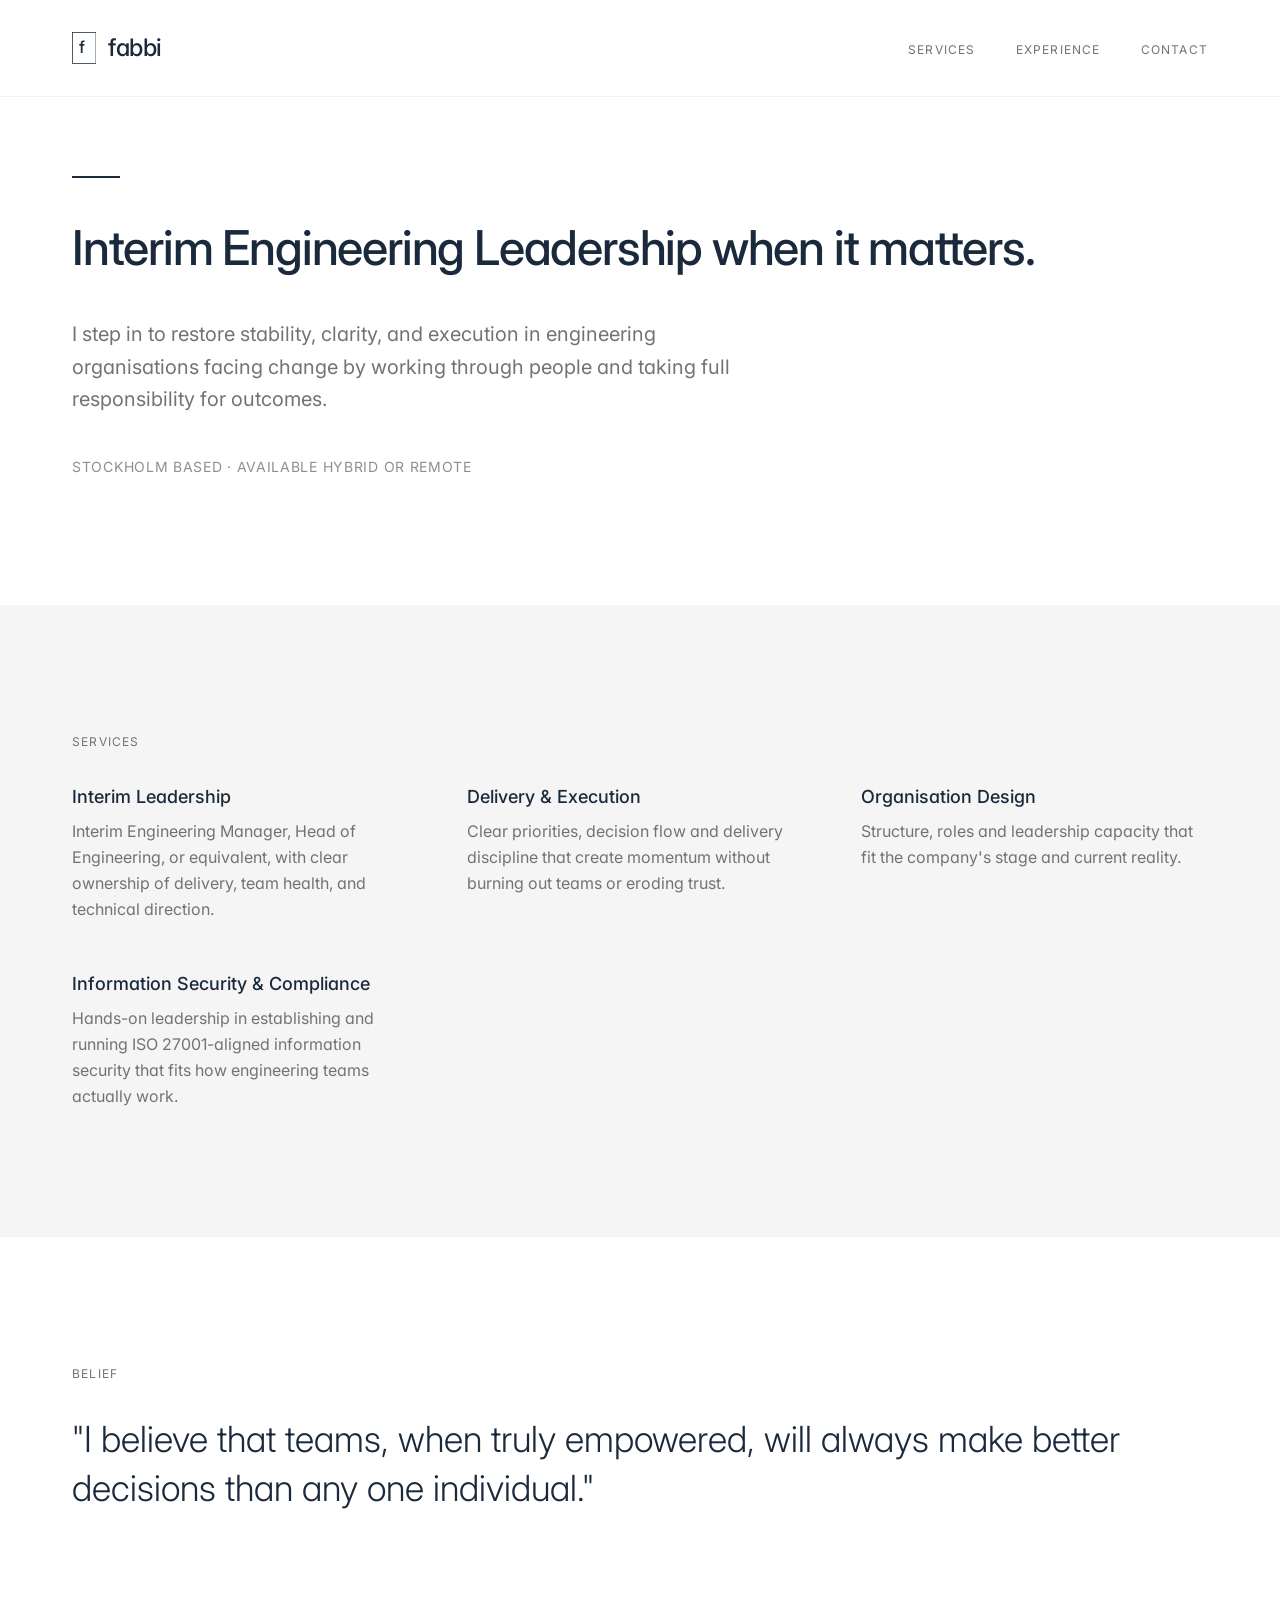
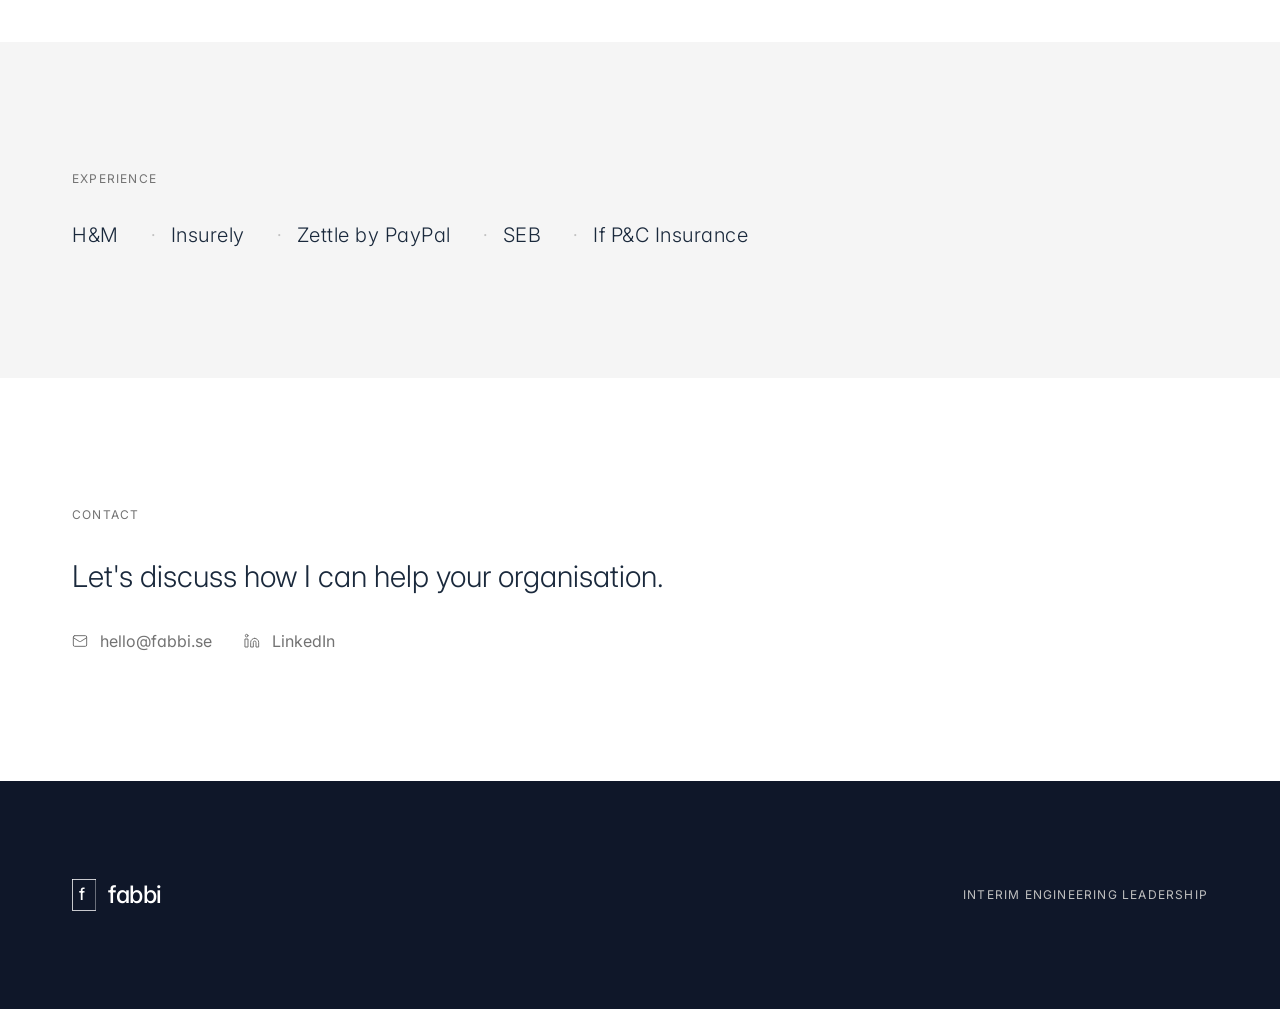
<file: index.html>
<!doctype html>
<html lang="en">
<head>
  <meta charset="UTF-8" />
  <meta name="viewport" content="width=device-width, initial-scale=1.0" />
  <title>fabbi - Interim Engineering Leadership</title>
  <meta name="description" content="Interim engineering leadership when it matters. I step in as an interim engineering leader to restore stability, clarity and execution in organisations facing change. Stockholm based." />
  <meta name="author" content="fabbi" />
  <meta name="keywords" content="interim engineering leadership, interim CTO, interim head of engineering, engineering manager, Stockholm, Sweden" />
  <meta name="robots" content="index, follow" />
  <link rel="canonical" href="https://fabbi.se/" />

  <!-- Open Graph -->
  <meta property="og:title" content="fabbi - Interim Engineering Leadership" />
  <meta property="og:description" content="Interim engineering leadership when it matters. I step in as an interim engineering leader to restore stability, clarity and execution in organisations facing change." />
  <meta property="og:type" content="website" />
  <meta property="og:url" content="https://fabbi.se/" />
  <meta property="og:image" content="https://fabbi.se/apple-touch-icon.png" />

  <meta name="twitter:card" content="summary" />
  <meta name="twitter:title" content="fabbi - Interim Engineering Leadership" />
  <meta name="twitter:description" content="Interim engineering leadership when it matters. Stockholm based." />
  <meta name="twitter:image" content="https://fabbi.se/apple-touch-icon.png" />

  <script type="application/ld+json">
  {
    "@context": "https://schema.org",
    "@type": "ProfessionalService",
    "name": "fabbi",
    "description": "Interim engineering leadership when it matters. I step in as an interim engineering leader to restore stability, clarity and execution in organisations facing change.",
    "url": "https://fabbi.se/",
    "logo": "https://fabbi.se/apple-touch-icon.png",
    "image": "https://fabbi.se/apple-touch-icon.png",
    "address": { "@type": "PostalAddress", "addressLocality": "Stockholm", "addressCountry": "SE" },
    "areaServed": { "@type": "Country", "name": "Sweden" },
    "serviceType": ["Interim CTO", "Interim Head of Engineering", "Engineering Leadership"],
    "knowsAbout": ["Engineering Leadership", "Software Development", "Team Building", "Technical Strategy"]
  }
  </script>

  <!-- Favicons -->
 <!-- Favicons -->
<link rel="icon" href="/favicon.ico" sizes="any" />
<link rel="icon" type="image/svg+xml" href="/favicon.svg" />
<link rel="icon" type="image/png" sizes="16x16" href="/favicon-16x16.png" />
<link rel="icon" type="image/png" sizes="32x32" href="/favicon-32x32.png" />
<link rel="icon" type="image/png" sizes="48x48" href="/favicon-48x48.png" />
<link rel="icon" type="image/png" sizes="96x96" href="/favicon-96x96.png" />
<link rel="icon" type="image/png" sizes="192x192" href="/favicon-192x192.png" />
<link rel="apple-touch-icon" sizes="180x180" href="/apple-touch-icon.png" />
<link rel="manifest" href="/site.webmanifest" />
<meta name="theme-color" content="#1F2438" />
<meta name="apple-mobile-web-app-title" content="fabbi" />
<meta name="application-name" content="fabbi" />

  <link rel="preconnect" href="https://fonts.googleapis.com" />
  <link rel="preconnect" href="https://fonts.gstatic.com" crossorigin />
  <link href="https://fonts.googleapis.com/css2?family=Inter:wght@300;400;500;600&display=swap" rel="stylesheet" />

  <link rel="stylesheet" href="style.css" />

  <!-- Google Analytics -->
  <script async src="https://www.googletagmanager.com/gtag/js?id=G-XXXXXXXXXX"></script>
  <script>
    window.dataLayer = window.dataLayer || [];
    function gtag(){dataLayer.push(arguments);}
    gtag('js', new Date());
    gtag('config', 'G-XXXXXXXXXX');
  </script>
</head>
<body>

  <!-- ── Nav ──────────────────────────────────────────────────── -->
  <nav class="nav">
    <div class="container nav-inner">
      <a href="/" class="nav-logo">
        <svg viewBox="0 0 32 42" style="height:2rem;width:auto" fill="none" xmlns="http://www.w3.org/2000/svg">
          <rect x="0.5" y="0.5" width="31" height="41" stroke="currentColor" stroke-width="1"/>
          <text x="13" y="28" text-anchor="middle" font-size="22" font-family="Inter, sans-serif" font-weight="500" fill="currentColor">f</text>
        </svg>
        <span class="nav-logo-text">fabbi</span>
      </a>

      <!-- Mobile: only show Contact -->
      <a href="#contact" class="nav-contact-mobile">Contact</a>

      <!-- Desktop nav -->
      <ul class="nav-links">
        <li><a href="#services">Services</a></li>
        <li><a href="#experience">Experience</a></li>
        <li><a href="#contact">Contact</a></li>
      </ul>
    </div>
  </nav>

  <main>

    <!-- ── Hero ─────────────────────────────────────────────────── -->
    <section class="hero">
      <div class="container">
        <div class="hero-rule animate-fade-in"></div>
        <h1 class="animate-fade-in">Interim Engineering Leadership when it matters.</h1>
        <p class="hero-desc animate-fade-in">I step in to restore stability, clarity, and execution in engineering organisations facing change by working through people and taking full responsibility for outcomes.</p>
        <p class="hero-meta animate-fade-in">Stockholm based · Available hybrid or remote</p>
      </div>
    </section>

    <!-- ── Services ──────────────────────────────────────────────── -->
    <section id="services" class="services">
      <div class="container">
        <p class="section-label">Services</p>
        <div class="services-grid">
          <div>
            <p class="service-title">Interim Leadership</p>
            <p class="service-desc">Interim Engineering Manager, Head of Engineering, or equivalent, with clear ownership of delivery, team health, and technical direction.</p>
          </div>
          <div>
            <p class="service-title">Delivery &amp; Execution</p>
            <p class="service-desc">Clear priorities, decision flow and delivery discipline that create momentum without burning out teams or eroding trust.</p>
          </div>
          <div>
            <p class="service-title">Organisation Design</p>
            <p class="service-desc">Structure, roles and leadership capacity that fit the company's stage and current reality.</p>
          </div>
          <div>
            <p class="service-title">Information Security &amp; Compliance</p>
            <p class="service-desc">Hands-on leadership in establishing and running ISO 27001-aligned information security that fits how engineering teams actually work.</p>
          </div>
        </div>
      </div>
    </section>

    <!-- ── Belief ─────────────────────────────────────────────────── -->
    <section class="belief">
      <div class="container">
        <p class="section-label">Belief</p>
        <p class="belief-quote">"I believe that teams, when truly empowered, will always make better decisions than any one individual."</p>
      </div>
    </section>

    <!-- ── Experience ─────────────────────────────────────────────── -->
    <section id="experience" class="experience">
      <div class="container">
        <p class="section-label">Experience</p>
        <div class="company-list">
          <span class="company-name">H&amp;M</span>
          <span class="company-sep">·</span>
          <span class="company-name">Insurely</span>
          <span class="company-sep">·</span>
          <span class="company-name">Zettle by PayPal</span>
          <span class="company-sep">·</span>
          <span class="company-name">SEB</span>
          <span class="company-sep">·</span>
          <span class="company-name">If P&amp;C Insurance</span>
        </div>
      </div>
    </section>

    <!-- ── Contact ────────────────────────────────────────────────── -->
    <section id="contact" class="contact">
      <div class="container">
        <p class="section-label">Contact</p>
        <p class="contact-title">Let's discuss how I can help your organisation.</p>
        <div class="contact-links">
          <a href="mailto:hello@fabbi.se" class="contact-link">
            <!-- Mail icon (lucide) -->
            <svg xmlns="http://www.w3.org/2000/svg" width="16" height="16" viewBox="0 0 24 24" fill="none" stroke="currentColor" stroke-width="1.5" stroke-linecap="round" stroke-linejoin="round">
              <rect width="20" height="16" x="2" y="4" rx="2"/>
              <path d="m22 7-8.97 5.7a1.94 1.94 0 0 1-2.06 0L2 7"/>
            </svg>
            <span>hello@fabbi.se</span>
          </a>
          <a href="https://www.linkedin.com/in/faridbenhajji/" target="_blank" rel="noopener" class="contact-link">
            <!-- LinkedIn icon -->
            <svg xmlns="http://www.w3.org/2000/svg" width="16" height="16" viewBox="0 0 24 24" fill="none" stroke="currentColor" stroke-width="1.5" stroke-linecap="round" stroke-linejoin="round">
              <path d="M16 8a6 6 0 0 1 6 6v7h-4v-7a2 2 0 0 0-2-2 2 2 0 0 0-2 2v7h-4v-7a6 6 0 0 1 6-6z"/>
              <rect width="4" height="12" x="2" y="9"/>
              <circle cx="4" cy="4" r="2"/>
            </svg>
            <span>LinkedIn</span>
          </a>
        </div>
      </div>
    </section>

  </main>

  <!-- ── Footer ─────────────────────────────────────────────────── -->
  <footer>
    <div class="container footer-inner">
      <div class="footer-logo">
        <svg viewBox="0 0 32 42" style="height:2rem;width:auto;color:#ffffff" fill="none" xmlns="http://www.w3.org/2000/svg">
          <rect x="0.5" y="0.5" width="31" height="41" stroke="currentColor" stroke-width="1"/>
          <text x="13" y="28" text-anchor="middle" font-size="22" font-family="Inter, sans-serif" font-weight="500" fill="currentColor">f</text>
        </svg>
        <span class="footer-logo-text">fabbi</span>
      </div>
      <p class="footer-copy">Interim Engineering Leadership</p>
    </div>
  </footer>

</body>
</html>
</file>
<file: style.css>
/* ── Reset & base ───────────────────────────────────────────── */
*, *::before, *::after {
  box-sizing: border-box;
  margin: 0;
  padding: 0;
  border-width: 0;
  border-style: solid;
}

:root {
  --background:        hsl(0 0% 100%);
  --foreground:        hsl(215 39% 17%);
  --secondary:         hsl(0 0% 96%);
  --muted-foreground:  hsl(0 0% 45%);
  --border:            hsl(0 0% 90%);
  --footer:            hsl(222 47% 11%);
  --footer-foreground: hsl(0 0% 75%);
  --primary:           hsl(215 39% 17%);
  --radius:            0.25rem;
}

html {
  font-family: Inter, system-ui, -apple-system, BlinkMacSystemFont, 'Segoe UI', Roboto, sans-serif;
  font-feature-settings: "cv02","cv03","cv04","cv11";
  line-height: 1.5;
  -webkit-text-size-adjust: 100%;
  -webkit-tap-highlight-color: transparent;
  scroll-behavior: smooth;
}

body {
  background-color: var(--background);
  color: var(--foreground);
  -webkit-font-smoothing: antialiased;
  -moz-osx-font-smoothing: grayscale;
  min-height: 100vh;
  line-height: inherit;
}

::selection {
  background-color: #43a39933;
}

a { color: inherit; text-decoration: inherit; }
img, svg { display: block; vertical-align: middle; }

/* ── Container ──────────────────────────────────────────────── */
.container {
  width: 100%;
  margin-right: auto;
  margin-left: auto;
  padding-right: 1.5rem;  /* px-6 */
  padding-left:  1.5rem;
}

@media (min-width: 1024px) {
  .container {
    padding-right: 2rem;  /* lg:px-8 */
    padding-left:  2rem;
  }
}

@media (min-width: 1200px) {
  .container { max-width: 1200px; }
}

/* ── Fade-in animation ──────────────────────────────────────── */
@keyframes fade-in {
  from { opacity: 0; transform: translateY(10px); }
  to   { opacity: 1; transform: translateY(0); }
}

.animate-fade-in {
  animation: fade-in 0.6s ease-out forwards;
}

/* ── Nav ────────────────────────────────────────────────────── */
.nav {
  position: fixed;
  top: 0; left: 0; right: 0;
  z-index: 50;
  background-color: hsl(0 0% 100% / 0.95);
  backdrop-filter: blur(4px);
  -webkit-backdrop-filter: blur(4px);
  border-bottom: 1px solid hsl(0 0% 90% / 0.5);
}

.nav-inner {
  display: flex;
  align-items: center;
  justify-content: space-between;
  height: 5rem; /* h-20 */
}

@media (min-width: 768px) {
  .nav-inner { height: 6rem; } /* md:h-24 */
}

.nav-logo {
  display: flex;
  align-items: center;
  gap: 0.75rem; /* gap-3 */
  opacity: 1;
  transition: opacity 0.3s;
}
.nav-logo:hover { opacity: 0.7; }

.nav-logo-text {
  font-size: 1.5rem;   /* text-2xl */
  font-weight: 500;
  letter-spacing: -0.02em; /* tracking-brand */
  color: var(--foreground);
}

.nav-links {
  display: none;
  align-items: center;
  gap: 2.5rem; /* gap-10 */
  list-style: none;
}

@media (min-width: 768px) {
  .nav-links { display: flex; }
}

.nav-links a {
  font-size: 0.75rem;     /* text-xs */
  text-transform: uppercase;
  letter-spacing: 0.1em;  /* tracking-widest */
  color: var(--muted-foreground);
  transition: color 0.3s;
}
.nav-links a:hover { color: var(--foreground); }

/* Mobile contact link (only on small screens) */
.nav-contact-mobile {
  display: block;
  font-size: 0.75rem;
  text-transform: uppercase;
  letter-spacing: 0.1em;
  color: var(--muted-foreground);
  transition: color 0.3s;
}
.nav-contact-mobile:hover { color: var(--foreground); }

@media (min-width: 768px) {
  .nav-contact-mobile { display: none; }
}

/* ── Hero ───────────────────────────────────────────────────── */
.hero {
  padding-top:    7rem;   /* pt-28 */
  padding-bottom: 4rem;   /* pb-16 */
}

@media (min-width: 768px) {
  .hero {
    padding-top:    9rem; /* md:pt-36 */
    padding-bottom: 6rem; /* md:pb-24 */
  }
}

@media (min-width: 1024px) {
  .hero {
    padding-top:    11rem; /* lg:pt-44 */
    padding-bottom: 8rem;  /* lg:pb-32 */
  }
}

.hero-rule {
  width: 3rem;     /* w-12 */
  height: 0.125rem; /* h-0.5 */
  background-color: var(--primary);
  margin-bottom: 2rem; /* mb-8 */
}

@media (min-width: 768px) {
  .hero-rule { margin-bottom: 2.5rem; } /* md:mb-10 */
}

.hero h1 {
  font-size:   1.875rem;
  line-height: 1.25; /* leading-tight */
  font-weight: 500;
  letter-spacing: -0.025em;
  margin-bottom: 2rem; /* mb-8 */
}

@media (min-width: 768px) {
  .hero h1 {
    font-size: 2.25rem;
    margin-bottom: 2.5rem; /* md:mb-10 */
  }
}

@media (min-width: 1024px) {
  .hero h1 { font-size: 3rem; }
}

.hero-desc {
  font-size:   1.125rem; /* text-lg */
  color:       var(--muted-foreground);
  line-height: 1.625;    /* leading-relaxed */
  max-width:   42rem;    /* max-w-2xl */
  margin-bottom: 2rem;   /* mb-8 */
}

@media (min-width: 768px) {
  .hero-desc {
    font-size: 1.25rem; /* md:text-xl */
    margin-bottom: 2.5rem;
  }
}

.hero-meta {
  font-size:      0.875rem; /* text-sm */
  color:          hsl(0 0% 45% / 0.8); /* text-muted-foreground/80 */
  text-transform: uppercase;
  letter-spacing: 0.05em;  /* tracking-wider */
}

/* ── Section label ──────────────────────────────────────────── */
.section-label {
  font-size:      0.75rem;  /* text-xs */
  text-transform: uppercase;
  letter-spacing: 0.1em;   /* tracking-widest */
  color:          var(--muted-foreground);
  margin-bottom:  1.5rem;  /* mb-6 */
}

@media (min-width: 768px) {
  .section-label { margin-bottom: 2rem; } /* md:mb-8 */
}

/* ── Services ───────────────────────────────────────────────── */
.services {
  padding-top:    4rem; /* py-16 */
  padding-bottom: 4rem;
  background-color: var(--secondary); /* bg-secondary */
}

@media (min-width: 768px) {
  .services { padding-top: 6rem; padding-bottom: 6rem; }
}

@media (min-width: 1024px) {
  .services { padding-top: 8rem; padding-bottom: 8rem; }
}

.services-grid {
  display: grid;
  gap: 2.5rem; /* gap-10 */
}

@media (min-width: 768px) {
  .services-grid { gap: 3rem; } /* md:gap-12 */
}

@media (min-width: 1024px) {
  .services-grid { grid-template-columns: repeat(3, 1fr); } /* lg:grid-cols-3 */
}

.service-title {
  font-size:   1.125rem; /* text-lg */
  font-weight: 500;
  color:       var(--foreground);
  margin-bottom: 0.5rem;
}

.service-desc {
  color:       var(--muted-foreground);
  line-height: 1.625; /* leading-relaxed */
}

/* ── Belief ─────────────────────────────────────────────────── */
.belief {
  padding-top:    4rem;
  padding-bottom: 4rem;
}

@media (min-width: 768px) {
  .belief { padding-top: 6rem; padding-bottom: 6rem; }
}

@media (min-width: 1024px) {
  .belief { padding-top: 8rem; padding-bottom: 8rem; }
}

.belief-quote {
  font-size:   1.5rem;   /* text-2xl */
  font-weight: 300;
  color:       var(--foreground);
  line-height: 1.375;    /* leading-snug */
}

@media (min-width: 768px) {
  .belief-quote { font-size: 1.875rem; } /* md:text-3xl */
}

@media (min-width: 1024px) {
  .belief-quote { font-size: 2.25rem; } /* lg:text-4xl */
}

/* ── Experience ─────────────────────────────────────────────── */
.experience {
  padding-top:    4rem;
  padding-bottom: 4rem;
  background-color: var(--secondary);
}

@media (min-width: 768px) {
  .experience { padding-top: 6rem; padding-bottom: 6rem; }
}

@media (min-width: 1024px) {
  .experience { padding-top: 8rem; padding-bottom: 8rem; }
}

.company-list {
  display:   flex;
  flex-wrap: wrap;
  align-items: center;
  column-gap: 1rem;  /* gap-x-4 */
  row-gap:    0.75rem; /* gap-y-3 */
}

.company-name {
  font-size:   1.125rem; /* text-lg */
  font-weight: 300;
  color:       var(--foreground);
  letter-spacing: 0.025em; /* tracking-wide */
}

@media (min-width: 768px) {
  .company-name { font-size: 1.25rem; } /* md:text-xl */
}

.company-sep {
  margin-left: 1rem; /* ml-4 */
  color: hsl(0 0% 45% / 0.4); /* text-muted-foreground/40 */
}

/* ── Contact ────────────────────────────────────────────────── */
.contact {
  padding-top:    4rem;
  padding-bottom: 4rem;
}

@media (min-width: 768px) {
  .contact { padding-top: 6rem; padding-bottom: 6rem; }
}

@media (min-width: 1024px) {
  .contact { padding-top: 8rem; padding-bottom: 8rem; }
}

.contact-title {
  font-size:     1.5rem;   /* text-2xl */
  font-weight:   300;
  color:         var(--foreground);
  line-height:   1.375;   /* leading-snug */
  margin-bottom: 1.5rem;  /* mb-6 */
}

@media (min-width: 768px) {
  .contact-title {
    font-size:     1.875rem; /* md:text-3xl */
    margin-bottom: 2rem;
  }
}

.contact-links {
  display:        flex;
  flex-direction: column;
  gap:            2rem; /* gap-8 */
}

@media (min-width: 640px) {
  .contact-links {
    flex-direction: row; /* sm:flex-row */
  }
}

.contact-link {
  display:     flex;
  align-items: center;
  gap:         0.75rem; /* gap-3 */
  color:       var(--muted-foreground);
  transition:  color 0.3s;
}

.contact-link:hover { color: var(--foreground); }

/* ── Footer ─────────────────────────────────────────────────── */
footer {
  background-color: var(--footer);
  padding-top:    5rem; /* py-20 */
  padding-bottom: 5rem;
}

@media (min-width: 768px) {
  footer { padding-top: 6rem; padding-bottom: 6rem; } /* md:py-24 */
}

.footer-inner {
  display:        flex;
  flex-direction: column;
  gap:            2rem;
}

@media (min-width: 768px) {
  .footer-inner {
    flex-direction: row;
    align-items:    center;
    justify-content: space-between;
  }
}

.footer-logo {
  display:     flex;
  align-items: center;
  gap:         0.75rem;
}

.footer-logo-text {
  font-size:      1.5rem;
  font-weight:    500;
  letter-spacing: -0.02em;
  color:          #ffffff;
}

.footer-copy {
  color:          var(--footer-foreground);
  font-size:      0.75rem;
  text-transform: uppercase;
  letter-spacing: 0.1em;
}
</file>
